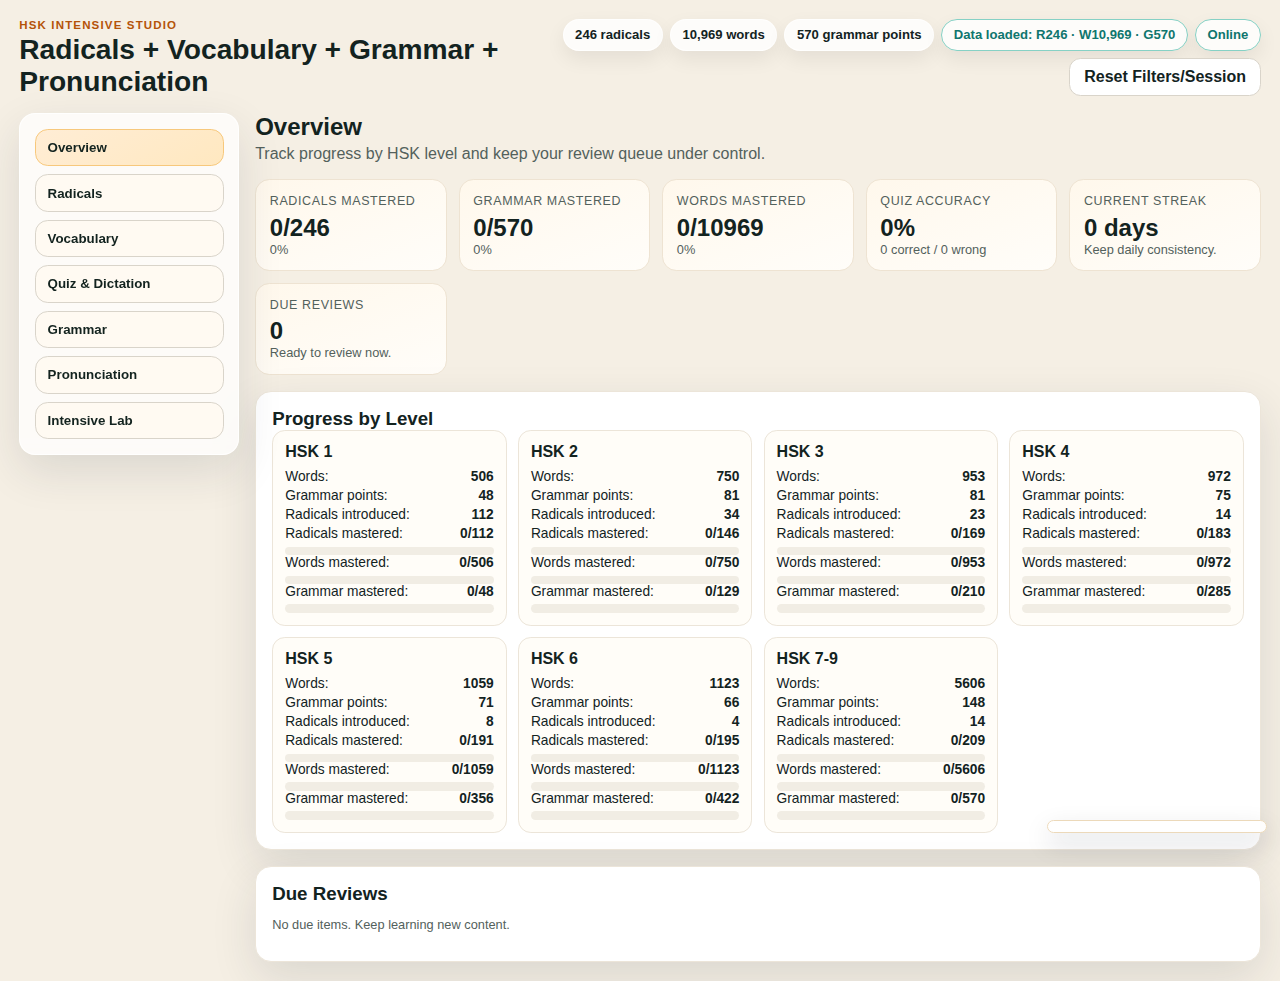
<file: index.html>
<!doctype html>
<html lang="vi">
  <head>
    <meta charset="UTF-8" />
    <meta name="viewport" content="width=device-width, initial-scale=1.0" />
    <meta name="theme-color" content="#d97706" />
    <meta name="mobile-web-app-capable" content="yes" />
    <meta name="apple-mobile-web-app-capable" content="yes" />
    <meta name="apple-mobile-web-app-status-bar-style" content="default" />
    <meta name="apple-mobile-web-app-title" content="HSK Studio" />
    <title>HSK Intensive Studio</title>
    <link rel="manifest" href="./manifest.webmanifest" />
    <link rel="apple-touch-icon" href="./assets/icons/apple-touch-icon.png" />
    <link rel="icon" type="image/png" sizes="32x32" href="./assets/icons/favicon-32.png" />
    <link rel="icon" type="image/png" sizes="16x16" href="./assets/icons/favicon-16.png" />
    <link rel="preconnect" href="https://fonts.googleapis.com" />
    <link rel="preconnect" href="https://fonts.gstatic.com" crossorigin />
    <link
      href="https://fonts.googleapis.com/css2?family=Be+Vietnam+Pro:wght@400;500;600;700;800&family=Noto+Serif+SC:wght@400;600;700&display=swap"
      rel="stylesheet"
    />
    <link rel="stylesheet" href="./assets/styles.css" />
  </head>
  <body>
    <div class="bg-glow bg-glow-a"></div>
    <div class="bg-glow bg-glow-b"></div>

    <header class="topbar">
      <div>
        <p class="eyebrow">HSK Intensive Studio</p>
        <h1>Radicals + Vocabulary + Grammar + Pronunciation</h1>
      </div>
      <div class="pill-group">
        <span class="pill" id="pill-radical-count">246 radicals</span>
        <span class="pill" id="pill-word-count">10,969 words</span>
        <span class="pill" id="pill-grammar-count">570 grammar points</span>
        <span class="pill" id="pill-data-status">Data: loading...</span>
        <span class="pill" id="pill-network-status">Online</span>
        <button class="btn btn-secondary" id="reset-session-btn">Reset Filters/Session</button>
        <button class="btn btn-secondary hidden" id="install-app-btn">Install App</button>
      </div>
    </header>

    <main class="layout">
      <nav class="nav-panel" id="main-nav">
        <button class="nav-btn active" data-tab="dashboard">Overview</button>
        <button class="nav-btn" data-tab="radicals">Radicals</button>
        <button class="nav-btn" data-tab="vocab">Vocabulary</button>
        <button class="nav-btn" data-tab="quiz">Quiz & Dictation</button>
        <button class="nav-btn" data-tab="grammar">Grammar</button>
        <button class="nav-btn" data-tab="pronunciation">Pronunciation</button>
        <button class="nav-btn" data-tab="intensive">Intensive Lab</button>
      </nav>

      <section class="content-panel">
        <section class="tab active" id="tab-dashboard">
          <div class="section-head">
            <h2>Overview</h2>
            <p>Track progress by HSK level and keep your review queue under control.</p>
          </div>
          <div class="stat-grid" id="dashboard-stats"></div>
          <div class="panel">
            <h3>Progress by Level</h3>
            <div id="level-progress-grid" class="level-grid"></div>
          </div>
          <div class="panel">
            <h3>Due Reviews</h3>
            <div id="due-list" class="due-list"></div>
          </div>
        </section>

        <section class="tab" id="tab-radicals">
          <div class="section-head">
            <h2>Radicals Explorer</h2>
            <p>Study all radicals, then filter by HSK level introduction or cumulative coverage.</p>
          </div>

          <div class="controls-grid">
            <label>
              Level
              <select id="radical-level-filter">
                <option value="all">All levels</option>
              </select>
            </label>
            <label>
              View mode
              <select id="radical-view-mode">
                <option value="introduced">Introduced at level</option>
                <option value="upto">Available up to level</option>
                <option value="all">All 246 radicals</option>
              </select>
            </label>
            <label>
              Search
              <input id="radical-search" type="search" placeholder="symbol / meaning / pinyin" />
            </label>
            <label class="checkbox-line">
              <input id="radical-only-due" type="checkbox" />
              Only due reviews
            </label>
          </div>

          <p class="result-info" id="radical-result-info"></p>
          <div id="radical-grid" class="radical-grid"></div>
        </section>

        <section class="tab" id="tab-quiz">
          <div class="section-head">
            <h2>Quiz & Dictation</h2>
            <p>Practice by radical or by HSK level, then feed results into spaced repetition.</p>
          </div>

          <div class="controls-grid">
            <label>
              Mode
              <select id="quiz-mode">
                <option value="radical-mc">Radical meaning (MCQ)</option>
                <option value="radical-dictation">Radical dictation</option>
                <option value="word-dictation">Word dictation by level</option>
              </select>
            </label>
            <label>
              Session mode
              <select id="quiz-session-mode">
                <option value="continue">Continue session</option>
                <option value="restart">Restart from beginning</option>
              </select>
            </label>
            <label>
              Level
              <select id="quiz-level">
                <option value="all">All levels</option>
              </select>
            </label>
            <label>
              Radical filter (for word dictation)
              <select id="quiz-radical-filter">
                <option value="all">All radicals</option>
              </select>
            </label>
          </div>
          <p class="result-info" id="quiz-mastery-overview">Mastered 0 · To learn 0 · Total 0</p>

          <div class="quiz-shell panel">
            <div class="quiz-topline">
              <h3>Practice Session</h3>
              <div class="quiz-head-stats">
                <p id="quiz-scoreline">Correct 0 | Wrong 0</p>
                <p id="quiz-queue-info" class="queue-badge">Queue: 0/0 remaining</p>
              </div>
            </div>

            <div class="action-row">
              <button id="quiz-start" class="btn">Start / Resume</button>
              <button id="quiz-mastered-toggle" class="btn btn-secondary">Open Mastered Dialog</button>
            </div>

            <article id="quiz-mastered-box" class="mastered-box hidden">
              <div class="quiz-topline">
                <h3>Mastered Box</h3>
                <button class="btn btn-secondary" id="quiz-mastered-refresh">Refresh</button>
              </div>
              <div class="controls-grid compact">
                <label>
                  Search mastered items
                  <input id="quiz-mastered-search" type="search" placeholder="symbol / pinyin / definition / word" />
                </label>
              </div>
              <p class="result-info" id="quiz-mastered-info">0 mastered items.</p>
              <div id="quiz-mastered-list" class="mastered-list"></div>
            </article>

            <div id="quiz-question-wrap" class="quiz-question-wrap hidden">
              <p id="quiz-question" class="quiz-question"></p>
              <div id="quiz-options" class="quiz-options"></div>

              <div id="quiz-input-wrap" class="quiz-input-wrap hidden">
                <input id="quiz-answer-input" type="text" placeholder="Type your answer in Hanzi" autocomplete="off" />
                <button id="quiz-submit" class="btn btn-secondary">Submit</button>
              </div>

              <p id="quiz-feedback" class="quiz-feedback"></p>
              <button id="quiz-next" class="btn btn-secondary hidden">Next</button>
            </div>
          </div>
        </section>

        <section class="tab" id="tab-vocab">
          <div class="section-head">
            <h2>Vocabulary by HSK Level</h2>
            <p>Learn and review HSK vocabulary by level, with pinyin, meaning, and radical links.</p>
          </div>

          <div class="controls-grid">
            <label>
              Level
              <select id="vocab-level-filter">
                <option value="all">All levels</option>
              </select>
            </label>
            <label>
              Filter mode
              <select id="vocab-level-mode">
                <option value="exact">Only this level</option>
                <option value="upto">Up to this level</option>
              </select>
            </label>
            <label>
              Radical filter
              <select id="vocab-radical-filter">
                <option value="all">All radicals</option>
              </select>
            </label>
            <label>
              Search
              <input id="vocab-search" type="search" placeholder="word / pinyin / meaning" />
            </label>
            <label class="checkbox-line">
              <input id="vocab-show-pinyin" type="checkbox" checked />
              Show pinyin
            </label>
            <label class="checkbox-line">
              <input id="vocab-only-unlearned" type="checkbox" />
              Only unlearned
            </label>
          </div>

          <p class="result-info" id="vocab-result-info"></p>
          <p class="result-info" id="vocab-mastery-overview">Mastered 0 · To learn 0 · Total 0</p>
          <div class="vocab-toolbar">
            <div class="toolbar-select">
              <select id="vocab-flash-mode">
                <option value="continue">Continue learning (hide mastered)</option>
                <option value="restart">Restart from beginning (show all)</option>
              </select>
            </div>
            <button class="btn" id="vocab-flash-start">Open Flashcards</button>
            <button class="btn btn-secondary" id="vocab-mastered-toggle">Open Mastered Dialog</button>
            <button class="btn btn-secondary" id="vocab-clear-col-filters">Clear column filters</button>
            <label class="checkbox-line vocab-audio-toggle">
              <input id="vocab-audio-auto" type="checkbox" checked />
              Auto speak flashcards
            </label>
          </div>

          <article id="vocab-mastered-box" class="mastered-box hidden">
            <div class="quiz-topline">
              <h3>Mastered Box</h3>
              <button class="btn btn-secondary" id="vocab-mastered-refresh">Refresh</button>
            </div>
            <div class="controls-grid compact">
              <label>
                Search mastered words
                <input id="vocab-mastered-search" type="search" placeholder="word / pinyin / meaning" />
              </label>
            </div>
            <p class="result-info" id="vocab-mastered-info">0 mastered words.</p>
            <div id="vocab-mastered-list" class="mastered-list"></div>
          </article>

          <div class="vocab-table-wrap">
            <table class="vocab-table">
              <thead>
                <tr>
                  <th>Word</th>
                  <th>Pinyin</th>
                  <th>Meaning</th>
                  <th>Level</th>
                  <th>Freq</th>
                  <th>Radicals</th>
                  <th>Mastered</th>
                </tr>
                <tr class="vocab-filter-row">
                  <th><input id="vocab-col-word" type="search" placeholder="Search word" /></th>
                  <th><input id="vocab-col-pinyin" type="search" placeholder="Search pinyin" /></th>
                  <th><input id="vocab-col-meaning" type="search" placeholder="Search meaning" /></th>
                  <th>
                    <select id="vocab-col-level">
                      <option value="all">All</option>
                    </select>
                  </th>
                  <th class="vocab-freq-range">
                    <input id="vocab-col-freq-min" type="number" min="1" placeholder="Min" />
                    <input id="vocab-col-freq-max" type="number" min="1" placeholder="Max" />
                  </th>
                  <th><input id="vocab-col-radical" type="search" placeholder="radical/id" /></th>
                  <th>
                    <select id="vocab-col-mastered">
                      <option value="all">All</option>
                      <option value="yes">Mastered</option>
                      <option value="no">Unlearned</option>
                    </select>
                  </th>
                </tr>
              </thead>
              <tbody id="vocab-list" class="vocab-list"></tbody>
            </table>
          </div>

          <div class="pager">
            <button class="btn btn-secondary" id="vocab-prev-page">Previous</button>
            <span id="vocab-page-info" class="muted">Page 1 / 1</span>
            <button class="btn btn-secondary" id="vocab-next-page">Next</button>
          </div>
        </section>

        <section class="tab" id="tab-grammar">
          <div class="section-head">
            <h2>Grammar by HSK Level</h2>
            <p>Use official HSK 3.0 grammar point lists and mark mastery as you progress.</p>
          </div>

          <div class="panel grammar-quiz-cta">
            <div class="quiz-topline">
              <h3>Grammar Quick Quiz</h3>
              <div class="quiz-inline-actions">
                <div class="session-mode-inline">
                  <span class="session-mode-label">Session mode</span>
                  <select id="grammar-quiz-mode">
                    <option value="continue">Continue session</option>
                    <option value="restart">Restart from beginning</option>
                  </select>
                </div>
                <button id="grammar-quiz-start" class="btn">Start / Resume</button>
                <button id="grammar-mastered-toggle" class="btn btn-secondary">Open Mastered Dialog</button>
              </div>
            </div>
            <p id="grammar-queue-info" class="queue-badge">Queue: 0/0 remaining</p>
            <p class="result-info" id="grammar-mastery-overview">Mastered 0 · To learn 0 · Total 0</p>
            <p class="muted">Mở quiz dạng modal để tập trung luyện nhanh theo level hiện tại.</p>
          </div>

          <article id="grammar-mastered-box" class="mastered-box hidden">
            <div class="quiz-topline">
              <h3>Mastered Box</h3>
              <button class="btn btn-secondary" id="grammar-mastered-refresh">Refresh</button>
            </div>
            <div class="controls-grid compact">
              <label>
                Search mastered grammar
                <input id="grammar-mastered-search" type="search" placeholder="code / title / category" />
              </label>
            </div>
            <p class="result-info" id="grammar-mastered-info">0 mastered grammar points.</p>
            <div id="grammar-mastered-list" class="mastered-list"></div>
          </article>

          <div class="controls-grid">
            <label>
              Level
              <select id="grammar-level-filter">
                <option value="all">All levels</option>
              </select>
            </label>
            <label>
              Filter mode
              <select id="grammar-level-mode">
                <option value="exact">Only this level</option>
                <option value="upto">Up to this level</option>
              </select>
            </label>
            <label>
              Search
              <input id="grammar-search" type="search" placeholder="code / title / category" />
            </label>
            <label class="checkbox-line">
              <input id="grammar-show-pinyin" type="checkbox" checked />
              Hiển thị pinyin
            </label>
            <label class="checkbox-line">
              <input id="grammar-only-unlearned" type="checkbox" />
              Only unlearned
            </label>
          </div>

          <p class="result-info" id="grammar-result-info"></p>
          <div id="grammar-list" class="grammar-list"></div>
        </section>

        <section class="tab" id="tab-pronunciation">
          <div class="section-head">
            <h2>Pronunciation Guide</h2>
            <p>Full initials, finals, tones, and articulation tips in both Vietnamese and English.</p>
          </div>

          <div class="controls-grid">
            <label>
              Section
              <select id="pron-section-filter">
                <option value="all">All sections</option>
                <option value="tones">Tones</option>
                <option value="initials">Initials</option>
                <option value="finals">Finals</option>
                <option value="pairs">Common confusion pairs</option>
              </select>
            </label>
            <label>
              Search
              <input id="pron-search" type="search" placeholder="sound / symbol / note" />
            </label>
          </div>

          <div class="pron-grid">
            <article class="panel pron-card" id="pron-tones-wrap">
              <h3>Tones (Thanh điệu)</h3>
              <div id="pron-tones-list" class="pron-list"></div>
            </article>

            <article class="panel pron-card" id="pron-initials-wrap">
              <h3>Initials (Thanh mẫu)</h3>
              <div id="pron-initials-list" class="pron-list"></div>
            </article>

            <article class="panel pron-card" id="pron-finals-wrap">
              <h3>Finals (Vận mẫu)</h3>
              <div id="pron-finals-list" class="pron-list"></div>
            </article>

            <article class="panel pron-card" id="pron-pairs-wrap">
              <h3>Common Confusion Pairs</h3>
              <div id="pron-pairs-list" class="pron-list"></div>
            </article>
          </div>
        </section>

        <section class="tab" id="tab-intensive">
          <div class="section-head">
            <h2>Intensive Lab</h2>
            <p>Daily targets, timer, mistake notebook, and progress backup.</p>
          </div>

          <div class="intensive-grid">
            <div class="panel">
              <h3>Daily Targets</h3>
              <div class="controls-grid compact">
                <label>
                  New radicals/day
                  <input id="target-radicals" type="number" min="1" max="50" />
                </label>
                <label>
                  Grammar points/day
                  <input id="target-grammar" type="number" min="1" max="50" />
                </label>
                <label>
                  New words/day
                  <input id="target-words" type="number" min="1" max="200" />
                </label>
                <label>
                  Dictation answers/day
                  <input id="target-dictation" type="number" min="1" max="200" />
                </label>
              </div>
              <button id="save-targets" class="btn">Save targets</button>

              <div class="target-progress" id="target-progress"></div>
            </div>

            <div class="panel">
              <h3>Focus Timer</h3>
              <p class="timer-display" id="timer-display">25:00</p>
              <div class="timer-actions">
                <button id="timer-start" class="btn">Start</button>
                <button id="timer-pause" class="btn btn-secondary">Pause</button>
                <button id="timer-reset" class="btn btn-secondary">Reset</button>
              </div>
            </div>

            <div class="panel">
              <h3>Mistake Notebook</h3>
              <div id="mistake-list" class="mistake-list"></div>
            </div>

            <div class="panel">
              <h3>Backup Progress</h3>
              <p class="muted">Export or import your local progress JSON.</p>
              <div class="timer-actions">
                <button id="export-progress" class="btn">Export</button>
                <label class="btn btn-secondary file-btn">
                  Import
                  <input id="import-progress" type="file" accept="application/json" />
                </label>
              </div>
            </div>
          </div>
        </section>
      </section>
    </main>

    <div id="vocab-flash-modal" class="flash-modal hidden" role="dialog" aria-modal="true" aria-labelledby="vocab-flash-title">
      <button class="flash-modal-backdrop" data-flash-close="1" aria-label="Close flashcard modal"></button>
      <article id="vocab-flash-panel" class="panel vocab-flash-panel flash-modal-card">
        <div class="quiz-topline">
          <h3 id="vocab-flash-title">Vocab Flashcards</h3>
          <div class="timer-actions">
            <button class="btn btn-secondary" id="vocab-flash-close">Close</button>
            <button class="btn btn-secondary" id="vocab-flash-shuffle">Shuffle</button>
          </div>
        </div>
        <p id="vocab-flash-meta" class="muted">Card 0 / 0</p>
        <button id="vocab-flash-card" class="flash-card" type="button">
          <span class="flash-card-inner">
            <span id="vocab-flash-front" class="flash-face flash-front"></span>
            <span id="vocab-flash-back" class="flash-face flash-back"></span>
          </span>
        </button>
        <div class="timer-actions">
          <button class="btn btn-secondary" id="vocab-flash-prev">Previous</button>
          <button class="btn" id="vocab-flash-flip">Flip</button>
          <button class="btn btn-secondary" id="vocab-flash-replay">Replay audio</button>
          <button class="btn btn-secondary" id="vocab-flash-next">Random Next</button>
          <button class="btn btn-secondary" id="vocab-flash-mastered">Mark mastered</button>
        </div>
      </article>
    </div>

    <div id="grammar-quiz-modal" class="flash-modal hidden" role="dialog" aria-modal="true" aria-labelledby="grammar-quiz-title">
      <button class="flash-modal-backdrop" data-grammar-close="1" aria-label="Close grammar quiz modal"></button>
      <article class="panel flash-modal-card grammar-quiz-modal-card">
        <div class="quiz-topline">
          <h3 id="grammar-quiz-title">Grammar Quick Quiz</h3>
          <button id="grammar-quiz-close" class="btn btn-secondary">Close</button>
        </div>
        <p id="grammar-quiz-queue-info" class="queue-badge">Queue: 0/0 remaining</p>
        <div id="grammar-quiz-wrap" class="hidden">
          <p id="grammar-quiz-question" class="quiz-question"></p>
          <div id="grammar-quiz-options" class="quiz-options"></div>
          <p id="grammar-quiz-feedback" class="quiz-feedback"></p>
          <button id="grammar-quiz-next" class="btn btn-secondary hidden">Next</button>
        </div>
      </article>
    </div>

    <div id="mastered-modal" class="flash-modal hidden" role="dialog" aria-modal="true" aria-labelledby="mastered-modal-title">
      <button class="flash-modal-backdrop" data-mastered-close="1" aria-label="Close mastered dialog"></button>
      <article class="panel flash-modal-card mastered-modal-card">
        <div class="quiz-topline">
          <h3 id="mastered-modal-title">Mastered Items</h3>
          <button id="mastered-modal-close" class="btn btn-secondary">Close</button>
        </div>
        <p id="mastered-modal-scope" class="muted">Scope</p>
        <div class="controls-grid compact mastered-modal-controls">
          <label>
            Search
            <input id="mastered-modal-search" type="search" placeholder="word / pinyin / meaning / code / radical" />
          </label>
          <label>
            Sort
            <select id="mastered-modal-sort">
              <option value="mastery-desc">Master mark (high to low)</option>
              <option value="time-desc">Mark time (newest first)</option>
              <option value="time-asc">Mark time (oldest first)</option>
            </select>
          </label>
          <label>
            Page size
            <select id="mastered-modal-page-size">
              <option value="20">20</option>
              <option value="30" selected>30</option>
              <option value="50">50</option>
            </select>
          </label>
        </div>
        <p id="mastered-modal-info" class="result-info">0 items.</p>
        <div id="mastered-modal-list" class="mastered-list mastered-modal-list"></div>
        <div class="pager mastered-modal-pager">
          <button class="btn btn-secondary" id="mastered-modal-prev">Previous</button>
          <span id="mastered-modal-page-info" class="muted">Page 1 / 1</span>
          <button class="btn btn-secondary" id="mastered-modal-next">Next</button>
        </div>
      </article>
    </div>

    <div class="update-banner hidden" id="update-banner">
      <span>Có phiên bản mới. Bấm cập nhật để tải bản mới nhất.</span>
      <button class="btn btn-secondary" id="update-reload-btn">Cập nhật</button>
    </div>

    <div id="toast" class="toast"></div>

    <div class="visitor-counter">
      <script type="text/javascript" id="clustrmaps" src="//clustrmaps.com/map_v2.js?d=7-Udvej828PGj6gVsaVm-bV7Pu4M0wfCk72xPaD7RNM&amp;cl=ffffff&amp;w=220"></script>
    </div>

    <script type="module" src="./assets/app.js"></script>
  </body>
</html>
</file>
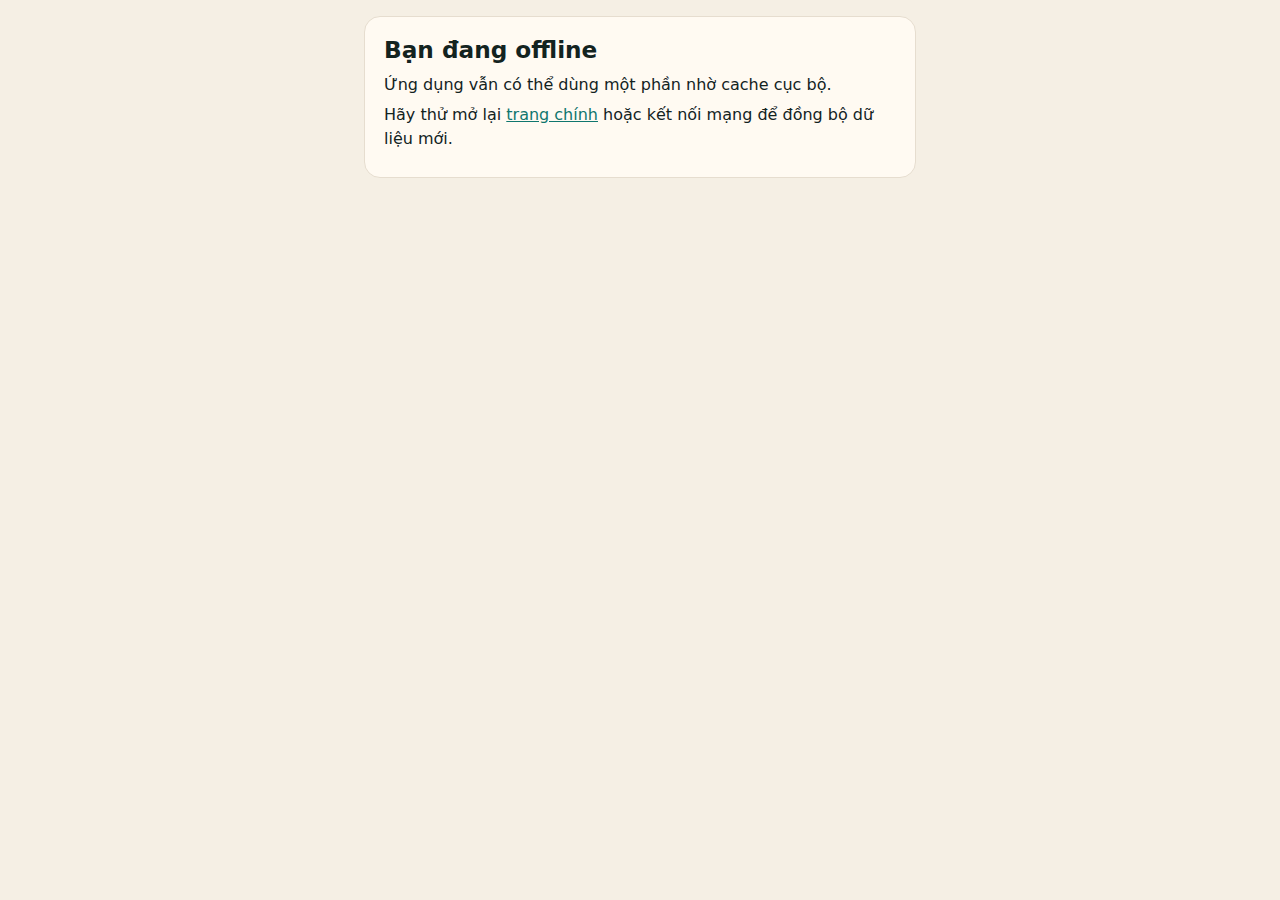
<file: offline.html>
<!doctype html>
<html lang="vi">
  <head>
    <meta charset="UTF-8" />
    <meta name="viewport" content="width=device-width, initial-scale=1.0" />
    <title>Offline - HSK Intensive Studio</title>
    <style>
      :root {
        --bg: #f5efe4;
        --ink: #13231f;
        --surface: #fffaf2;
        --line: #e6ddcf;
      }
      html,
      body {
        margin: 0;
        min-height: 100%;
        font-family: "Be Vietnam Pro", system-ui, -apple-system, sans-serif;
        background: var(--bg);
        color: var(--ink);
      }
      body {
        display: grid;
        place-items: center;
        padding: 1rem;
      }
      .card {
        max-width: 32rem;
        width: 100%;
        background: var(--surface);
        border: 1px solid var(--line);
        border-radius: 1rem;
        padding: 1.2rem;
      }
      h1 {
        margin: 0 0 0.6rem;
        font-size: 1.45rem;
      }
      p {
        margin: 0.4rem 0;
        line-height: 1.5;
      }
      a {
        color: #0f766e;
      }
    </style>
  </head>
  <body>
    <main class="card">
      <h1>Bạn đang offline</h1>
      <p>Ứng dụng vẫn có thể dùng một phần nhờ cache cục bộ.</p>
      <p>Hãy thử mở lại <a href="./index.html">trang chính</a> hoặc kết nối mạng để đồng bộ dữ liệu mới.</p>
    </main>
  </body>
</html>
</file>
<file: assets/styles.css>
:root {
  --bg: #f5efe4;
  --ink: #13231f;
  --muted: #53615c;
  --surface: #fffaf2;
  --surface-strong: #fff;
  --line: #d9d4ca;
  --accent: #d97706;
  --accent-strong: #b45309;
  --accent-alt: #0f766e;
  --ok: #166534;
  --warn: #b91c1c;
  --shadow: 0 16px 45px rgba(30, 41, 59, 0.12);
}

* {
  box-sizing: border-box;
}

html,
body {
  margin: 0;
  padding: 0;
  font-family: "Be Vietnam Pro", sans-serif;
  color: var(--ink);
  background: var(--bg);
  min-height: 100%;
}

body {
  position: relative;
  padding: 1.2rem;
  overflow-x: hidden;
}

body.flash-modal-open {
  overflow: hidden;
}

.bg-glow {
  position: fixed;
  width: 42rem;
  height: 42rem;
  border-radius: 50%;
  filter: blur(60px);
  z-index: -1;
  opacity: 0.45;
}

.bg-glow-a {
  top: -10rem;
  right: -8rem;
  background: radial-gradient(circle at 30% 30%, #ffc37d, #efb76c 55%, rgba(239, 183, 108, 0));
}

.bg-glow-b {
  bottom: -14rem;
  left: -11rem;
  background: radial-gradient(circle at 30% 30%, #86d1c5, #6ebcae 60%, rgba(110, 188, 174, 0));
}

.topbar {
  display: flex;
  align-items: flex-start;
  justify-content: space-between;
  gap: 1rem;
  margin-bottom: 1rem;
  animation: rise 360ms ease;
}

.eyebrow {
  margin: 0;
  color: var(--accent-strong);
  text-transform: uppercase;
  letter-spacing: 0.1em;
  font-weight: 700;
  font-size: 0.72rem;
}

h1 {
  margin: 0.2rem 0 0;
  font-size: clamp(1.4rem, 2.2vw, 2.4rem);
  line-height: 1.12;
}

h2,
h3,
h4 {
  margin: 0;
}

.pill-group {
  display: flex;
  flex-wrap: wrap;
  gap: 0.45rem;
  justify-content: flex-end;
  align-items: center;
}

.pill {
  background: rgba(255, 255, 255, 0.8);
  border: 1px solid rgba(255, 255, 255, 0.8);
  padding: 0.45rem 0.72rem;
  border-radius: 999px;
  font-size: 0.82rem;
  font-weight: 600;
  box-shadow: 0 8px 20px rgba(0, 0, 0, 0.07);
}

#pill-network-status.online {
  border-color: #86d1c5;
  color: #0f766e;
}

#pill-network-status.offline {
  border-color: #f0b6b6;
  color: #b91c1c;
}

#pill-data-status.ok {
  border-color: #86d1c5;
  color: #0f766e;
}

#pill-data-status.warn {
  border-color: #f0b6b6;
  color: #b91c1c;
}

.layout {
  display: grid;
  grid-template-columns: 220px 1fr;
  gap: 1rem;
}

.nav-panel {
  position: sticky;
  top: 0.9rem;
  height: fit-content;
  display: grid;
  gap: 0.5rem;
  padding: 0.9rem;
  border-radius: 1rem;
  background: rgba(255, 255, 255, 0.75);
  border: 1px solid rgba(255, 255, 255, 0.85);
  box-shadow: var(--shadow);
  backdrop-filter: blur(8px);
}

.nav-btn {
  border: 1px solid var(--line);
  background: var(--surface);
  color: var(--ink);
  border-radius: 0.8rem;
  padding: 0.64rem 0.75rem;
  font-weight: 600;
  text-align: left;
  cursor: pointer;
  transition: 180ms ease;
}

.nav-btn:hover {
  transform: translateY(-1px);
  border-color: var(--accent);
}

.nav-btn.active {
  background: linear-gradient(150deg, #ffedd5, #ffe8c0);
  border-color: #f7c87c;
}

.content-panel {
  min-width: 0;
}

.tab {
  display: none;
  animation: fadein 240ms ease;
}

.tab.active {
  display: grid;
  gap: 1rem;
}

.section-head {
  display: grid;
  gap: 0.25rem;
}

.section-head p {
  margin: 0;
  color: var(--muted);
}

.panel {
  background: var(--surface-strong);
  border: 1px solid #ece5d9;
  border-radius: 1rem;
  padding: 1rem;
  box-shadow: var(--shadow);
}

.stat-grid {
  display: grid;
  grid-template-columns: repeat(auto-fit, minmax(180px, 1fr));
  gap: 0.75rem;
}

.stat-card {
  background: linear-gradient(160deg, #fff8ec, #fffdf9);
  border: 1px solid #eee3d2;
  border-radius: 0.9rem;
  padding: 0.85rem;
}

.stat-card .label {
  font-size: 0.78rem;
  color: var(--muted);
  margin-bottom: 0.35rem;
  text-transform: uppercase;
  letter-spacing: 0.05em;
}

.stat-card .value {
  font-size: 1.5rem;
  font-weight: 800;
}

.level-grid {
  display: grid;
  grid-template-columns: repeat(auto-fit, minmax(210px, 1fr));
  gap: 0.7rem;
}

.level-card {
  border: 1px solid #ece5d9;
  border-radius: 0.8rem;
  padding: 0.75rem;
  background: #fffdf8;
}

.level-card h4 {
  margin: 0 0 0.5rem;
}

.small-row {
  display: flex;
  justify-content: space-between;
  gap: 0.6rem;
  margin-bottom: 0.25rem;
  font-size: 0.86rem;
}

.progress-bar {
  width: 100%;
  height: 0.52rem;
  border-radius: 999px;
  background: #f1ede4;
  overflow: hidden;
  margin-top: 0.35rem;
}

.progress-fill {
  height: 100%;
  background: linear-gradient(90deg, var(--accent-alt), #22a193);
}

.controls-grid {
  display: grid;
  grid-template-columns: repeat(auto-fit, minmax(180px, 1fr));
  gap: 0.65rem;
}

.controls-grid.compact {
  grid-template-columns: repeat(auto-fit, minmax(140px, 1fr));
}

label {
  display: grid;
  gap: 0.34rem;
  font-size: 0.84rem;
  color: var(--muted);
}

select,
input[type="search"],
input[type="text"],
input[type="number"] {
  font: inherit;
  color: var(--ink);
  border: 1px solid var(--line);
  background: #fff;
  border-radius: 0.68rem;
  padding: 0.56rem 0.62rem;
}

.checkbox-line {
  align-self: end;
  grid-auto-flow: column;
  justify-content: start;
  align-items: center;
  gap: 0.45rem;
  font-size: 0.86rem;
}

.result-info {
  margin: 0;
  color: var(--muted);
  font-size: 0.86rem;
}

.radical-grid {
  display: grid;
  grid-template-columns: repeat(auto-fill, minmax(220px, 1fr));
  gap: 0.7rem;
}

.radical-card {
  border: 1px solid #ece5d9;
  border-radius: 0.9rem;
  padding: 0.75rem;
  background: #fffcf7;
  display: grid;
  gap: 0.4rem;
}

.radical-head {
  display: flex;
  justify-content: space-between;
  align-items: baseline;
  gap: 0.6rem;
}

.radical-symbol {
  font-family: "Noto Serif SC", serif;
  font-size: 1.8rem;
  line-height: 1;
}

.radical-title {
  font-family: "Noto Serif SC", serif;
  font-size: 1.2rem;
}

.radical-meta,
.muted {
  font-size: 0.8rem;
  color: var(--muted);
}

.examples {
  margin: 0;
  padding-left: 1rem;
  display: grid;
  gap: 0.22rem;
  font-size: 0.84rem;
}

.examples li {
  font-family: "Noto Serif SC", serif;
}

.card-actions {
  display: flex;
  flex-wrap: wrap;
  gap: 0.4rem;
}

.btn {
  border: 1px solid transparent;
  border-radius: 0.72rem;
  padding: 0.58rem 0.86rem;
  font: inherit;
  font-weight: 700;
  cursor: pointer;
  background: linear-gradient(140deg, var(--accent), #f59e0b);
  color: #fff;
  transition: 180ms ease;
}

.btn:hover {
  transform: translateY(-1px);
}

.btn:disabled {
  opacity: 0.5;
  cursor: not-allowed;
  transform: none;
}

.btn-secondary {
  background: #fff;
  color: var(--ink);
  border-color: var(--line);
}

.btn-small {
  padding: 0.38rem 0.62rem;
  font-size: 0.78rem;
}

#install-app-btn {
  min-height: 2rem;
  padding-top: 0.45rem;
  padding-bottom: 0.45rem;
}

.quiz-shell {
  display: grid;
  gap: 0.7rem;
}

.action-row {
  display: flex;
  flex-wrap: wrap;
  gap: 0.55rem;
  align-items: center;
}

.quiz-topline {
  display: flex;
  justify-content: space-between;
  align-items: center;
  gap: 0.6rem;
}

.quiz-head-stats {
  display: grid;
  justify-items: end;
  gap: 0.25rem;
}

.quiz-head-stats p {
  margin: 0;
}

.quiz-inline-actions {
  display: flex;
  align-items: center;
  gap: 0.5rem;
  flex-wrap: wrap;
  justify-content: flex-end;
}

.session-mode-inline {
  display: flex;
  align-items: center;
  gap: 0.45rem;
  margin: 0;
  min-width: 300px;
  color: var(--muted);
  font-size: 0.84rem;
}

.session-mode-label {
  white-space: nowrap;
  font-weight: 600;
}

.session-mode-inline select {
  min-width: 220px;
  min-height: 2.22rem;
}

.queue-badge {
  margin: 0;
  width: fit-content;
  padding: 0.3rem 0.58rem;
  border-radius: 999px;
  border: 1px solid #f1dcb6;
  background: #fff8eb;
  color: #8a5a12;
  font-size: 0.8rem;
  font-weight: 700;
}

.quiz-question-wrap {
  display: grid;
  gap: 0.65rem;
}

.quiz-question {
  margin: 0;
  font-size: 1rem;
  line-height: 1.5;
}

.quiz-options {
  display: grid;
  gap: 0.45rem;
}

.quiz-options button {
  text-align: left;
}

.quiz-input-wrap {
  display: flex;
  gap: 0.5rem;
}

.quiz-input-wrap input {
  min-width: 0;
  flex: 1;
  font-size: 1rem;
  font-family: "Noto Serif SC", serif;
}

.quiz-feedback {
  margin: 0;
  font-size: 0.88rem;
  font-weight: 600;
  border-radius: 0.68rem;
  border: 1px solid transparent;
  padding: 0.5rem 0.65rem;
  background: #fff;
  width: fit-content;
  max-width: 100%;
}

.feedback-ok {
  color: #14532d;
  border-color: #86efac;
  background: #ecfdf3;
}

.feedback-warn {
  color: #991b1b;
  border-color: #fecaca;
  background: #fef2f2;
}

.quiz-feedback:empty {
  display: none;
}

.quiz-options button.answer-correct,
.quiz-options button.answer-correct:disabled {
  background: #dcfce7;
  border-color: #86efac;
  color: #14532d;
  opacity: 1;
}

.quiz-options button.answer-wrong,
.quiz-options button.answer-wrong:disabled {
  background: #fee2e2;
  border-color: #fecaca;
  color: #991b1b;
  opacity: 1;
}

.grammar-list {
  display: grid;
  gap: 0.7rem;
}

.grammar-quiz-cta {
  border-color: #f0dcbf;
  background:
    radial-gradient(circle at 86% 12%, rgba(255, 209, 140, 0.38), rgba(255, 209, 140, 0)),
    linear-gradient(150deg, #fffaf2, #fff4e3);
}

.grammar-quiz-cta .quiz-topline h3 {
  color: var(--accent-strong);
}

.grammar-card {
  border: 1px solid #ece5d9;
  border-radius: 0.88rem;
  padding: 0.75rem;
  background: #fffdf8;
  display: grid;
  gap: 0.4rem;
}

.grammar-head {
  display: flex;
  justify-content: space-between;
  gap: 0.5rem;
  align-items: flex-start;
}

.grammar-title {
  font-family: "Noto Serif SC", serif;
  font-size: 1rem;
}

.pinyin-line {
  margin-top: 0.15rem;
  color: var(--accent-alt);
  font-size: 0.84rem;
}

.grammar-code {
  color: var(--accent-strong);
  font-size: 0.84rem;
  font-weight: 700;
}

.grammar-examples {
  margin: 0;
  padding-left: 1rem;
  font-family: "Noto Serif SC", serif;
  font-size: 0.92rem;
  display: grid;
  gap: 0.2rem;
}

.grammar-examples .example-pinyin {
  margin-top: 0.06rem;
  color: var(--accent-alt);
  font-size: 0.82rem;
  font-family: "Be Vietnam Pro", sans-serif;
}

.vocab-toolbar {
  display: flex;
  flex-wrap: wrap;
  gap: 0.55rem;
  align-items: center;
}

.toolbar-select {
  display: flex;
  align-items: center;
  min-width: 250px;
}

.toolbar-select select {
  width: 100%;
  min-height: 2.22rem;
}

.vocab-audio-toggle {
  border: 1px solid #ebdfcc;
  border-radius: 0.7rem;
  padding: 0.44rem 0.6rem;
  background: #fff;
  align-self: center;
}

.vocab-table-wrap {
  border: 1px solid #ece5d9;
  border-radius: 0.88rem;
  background: #fffdf8;
  overflow: auto;
}

.vocab-table {
  width: 100%;
  border-collapse: collapse;
  min-width: 980px;
}

.vocab-table th,
.vocab-table td {
  border-bottom: 1px solid #efe7db;
  padding: 0.58rem 0.62rem;
  text-align: left;
  vertical-align: top;
  font-size: 0.86rem;
}

.vocab-table thead th {
  font-size: 0.78rem;
  text-transform: uppercase;
  letter-spacing: 0.04em;
  color: var(--muted);
  background: #fff6eb;
  position: sticky;
  top: 0;
  z-index: 1;
}

.vocab-filter-row th {
  text-transform: none;
  letter-spacing: 0;
  background: #fffaf2;
  top: 2.1rem;
  z-index: 1;
}

.vocab-filter-row input,
.vocab-filter-row select {
  width: 100%;
  min-height: 2rem;
  font-size: 0.8rem;
}

.vocab-freq-range {
  display: grid;
  grid-template-columns: 1fr 1fr;
  gap: 0.3rem;
}

.vocab-list tr:last-child td {
  border-bottom: 0;
}

.vocab-cell-word {
  font-family: "Noto Serif SC", serif;
  font-size: 1.12rem;
  line-height: 1.1;
}

.vocab-word-line {
  display: flex;
  align-items: center;
  justify-content: space-between;
  gap: 0.5rem;
}

.vocab-audio-btn {
  padding: 0.28rem 0.56rem;
  font-size: 0.72rem;
  white-space: nowrap;
}

.mastered-box {
  margin-top: 0.35rem;
  border: 1px solid #e6dcc8;
  border-radius: 0.92rem;
  padding: 0.8rem;
  border-color: #e6dcc8;
  background: linear-gradient(160deg, #fffefb, #fff8ee);
}

.mastered-list {
  display: grid;
  gap: 0.5rem;
  max-height: 320px;
  overflow: auto;
}

.mastered-item {
  border: 1px solid #efe4d2;
  border-radius: 0.72rem;
  padding: 0.58rem;
  background: #fff;
  display: flex;
  justify-content: space-between;
  gap: 0.7rem;
  align-items: flex-start;
}

.mastered-word {
  font-family: "Noto Serif SC", serif;
  font-size: 1.08rem;
  line-height: 1.1;
}

.mastered-actions {
  display: flex;
  gap: 0.38rem;
  flex-wrap: wrap;
}

.vocab-cell-pinyin {
  color: var(--accent-alt);
}

.vocab-cell-radicals {
  font-family: "Noto Serif SC", serif;
  color: var(--accent-alt);
}

.vocab-cell-mastered .checkbox-line {
  align-self: auto;
}

.flash-modal {
  position: fixed;
  inset: 0;
  z-index: 22;
  display: grid;
  place-items: center;
  padding: 1rem;
}

.flash-modal-backdrop {
  position: absolute;
  inset: 0;
  border: 0;
  background:
    radial-gradient(circle at 16% 15%, rgba(245, 158, 11, 0.28), rgba(245, 158, 11, 0)),
    radial-gradient(circle at 84% 82%, rgba(15, 118, 110, 0.24), rgba(15, 118, 110, 0)),
    rgba(17, 24, 39, 0.5);
  backdrop-filter: blur(6px);
  cursor: pointer;
}

.flash-modal-card {
  position: relative;
  width: min(900px, 100%);
  max-height: calc(100dvh - 2rem);
  overflow: auto;
  border: 1px solid #f0d9b6;
  background:
    radial-gradient(circle at 88% 9%, rgba(255, 208, 130, 0.35), rgba(255, 208, 130, 0)),
    linear-gradient(140deg, #fffaf2, #fff5e7);
  box-shadow: 0 24px 64px rgba(15, 23, 42, 0.35);
  animation: rise 220ms ease;
}

.flash-modal-card::before {
  content: "";
  position: absolute;
  top: 0.7rem;
  right: 0.8rem;
  width: 0.58rem;
  height: 0.58rem;
  border-radius: 50%;
  background: #f59e0b;
  box-shadow: 0 0 0 0.38rem rgba(245, 158, 11, 0.22);
}

.grammar-quiz-modal-card {
  width: min(820px, 100%);
}

.grammar-quiz-modal-card #grammar-quiz-wrap {
  display: grid;
  gap: 0.7rem;
}

.mastered-modal-card {
  width: min(980px, 100%);
  display: grid;
  gap: 0.72rem;
  padding: 1rem;
}

.mastered-modal-controls {
  align-items: end;
}

.mastered-modal-list {
  max-height: min(58dvh, 560px);
}

.mastered-modal-pager {
  justify-content: space-between;
}

.mastered-item-meta {
  margin-top: 0.2rem;
  color: var(--muted);
  font-size: 0.8rem;
}

.vocab-flash-panel {
  display: grid;
  gap: 0.75rem;
  padding: 1rem;
}

.flash-card {
  border: 0;
  background: none;
  padding: 0;
  cursor: pointer;
  width: 100%;
  perspective: 1400px;
}

.flash-card-inner {
  position: relative;
  display: block;
  min-height: 320px;
  transition: transform 280ms ease;
  transform-style: preserve-3d;
}

.flash-card.is-flipped .flash-card-inner {
  transform: rotateY(180deg);
}

.flash-face {
  position: absolute;
  inset: 0;
  border: 1px solid #e8d3b3;
  border-radius: 1rem;
  background: linear-gradient(155deg, #fffbf5, #fff0d8);
  box-shadow: 0 16px 40px rgba(15, 23, 42, 0.15);
  backface-visibility: hidden;
  -webkit-backface-visibility: hidden;
  display: grid;
  place-items: center;
  text-align: center;
  padding: 1rem;
}

.flash-front {
  font-family: "Noto Serif SC", serif;
  font-size: clamp(2.3rem, 7.2vw, 3.4rem);
  letter-spacing: 0.02em;
  text-shadow: 0 1px 0 #fff;
}

.flash-back {
  transform: rotateY(180deg);
  font-size: 1rem;
  line-height: 1.6;
  text-align: left;
  place-items: start;
  align-content: center;
}

.flash-back .flash-back-word {
  font-family: "Noto Serif SC", serif;
  font-size: 1.7rem;
  margin-bottom: 0.4rem;
}

.pager {
  display: flex;
  align-items: center;
  justify-content: flex-end;
  gap: 0.6rem;
  flex-wrap: wrap;
}

.pron-grid {
  display: grid;
  grid-template-columns: repeat(auto-fit, minmax(300px, 1fr));
  gap: 0.75rem;
}

.pron-card {
  display: grid;
  gap: 0.65rem;
}

.pron-list {
  display: grid;
  gap: 0.45rem;
}

.pron-item {
  border: 1px solid #efe3d4;
  border-radius: 0.7rem;
  padding: 0.55rem 0.6rem;
  background: #fff;
}

.pron-title {
  font-family: "Noto Serif SC", serif;
  font-size: 0.98rem;
}

.pron-sub {
  margin-top: 0.1rem;
  color: var(--accent-alt);
  font-size: 0.82rem;
}

.intensive-grid {
  display: grid;
  grid-template-columns: repeat(auto-fit, minmax(260px, 1fr));
  gap: 0.8rem;
}

.target-progress {
  margin-top: 0.65rem;
  display: grid;
  gap: 0.4rem;
}

.target-line {
  display: grid;
  gap: 0.25rem;
}

.timer-display {
  margin: 0.25rem 0 0.75rem;
  font-size: 2.3rem;
  letter-spacing: 0.05em;
  font-weight: 800;
}

.timer-actions {
  display: flex;
  flex-wrap: wrap;
  gap: 0.45rem;
}

.mistake-list {
  max-height: 260px;
  overflow: auto;
  display: grid;
  gap: 0.42rem;
}

.mistake-item {
  border: 1px solid #f2ddd2;
  background: #fffaf7;
  border-radius: 0.65rem;
  padding: 0.55rem;
  font-size: 0.84rem;
}

.hidden {
  display: none !important;
}

.file-btn {
  position: relative;
  overflow: hidden;
}

.file-btn input {
  position: absolute;
  inset: 0;
  opacity: 0;
  cursor: pointer;
}

.due-list {
  display: grid;
  gap: 0.45rem;
  max-height: 250px;
  overflow: auto;
}

.due-item {
  border: 1px solid #ece5d9;
  border-radius: 0.64rem;
  padding: 0.5rem;
  background: #fff;
  display: flex;
  justify-content: space-between;
  gap: 0.5rem;
}

.toast {
  position: fixed;
  right: 1rem;
  bottom: 1rem;
  background: #111827;
  color: #fff;
  padding: 0.58rem 0.85rem;
  border-radius: 0.6rem;
  opacity: 0;
  transform: translateY(10px);
  pointer-events: none;
  transition: 220ms ease;
  z-index: 10;
  max-width: 80vw;
}

.toast.show {
  opacity: 0.96;
  transform: translateY(0);
}

.visitor-counter {
  position: fixed;
  right: 0.8rem;
  bottom: 4.2rem;
  z-index: 8;
  width: 220px;
  max-width: 220px;
  border: 1px solid #ecd9ba;
  border-radius: 0.7rem;
  background: rgba(255, 255, 255, 0.92);
  box-shadow: 0 10px 26px rgba(15, 23, 42, 0.15);
  padding: 0.35rem;
  overflow: hidden;
}

.visitor-counter iframe,
.visitor-counter img,
.visitor-counter canvas,
.visitor-counter div {
  max-width: 100% !important;
}

.visitor-counter iframe {
  width: 100% !important;
  display: block;
}

#clustrmaps-widget-v2 {
  width: 220px !important;
  max-width: 220px !important;
}

.update-banner {
  position: fixed;
  left: 1rem;
  right: 1rem;
  bottom: 1rem;
  z-index: 12;
  display: flex;
  flex-wrap: wrap;
  align-items: center;
  justify-content: space-between;
  gap: 0.55rem;
  background: rgba(17, 24, 39, 0.95);
  color: #fff;
  border-radius: 0.7rem;
  padding: 0.7rem 0.8rem;
  box-shadow: 0 12px 30px rgba(0, 0, 0, 0.24);
}

.update-banner span {
  font-size: 0.9rem;
}

@keyframes fadein {
  from {
    opacity: 0;
    transform: translateY(3px);
  }
  to {
    opacity: 1;
    transform: translateY(0);
  }
}

@keyframes rise {
  from {
    opacity: 0;
    transform: translateY(6px);
  }
  to {
    opacity: 1;
    transform: translateY(0);
  }
}

@media (max-width: 1080px) {
  .layout {
    grid-template-columns: 1fr;
  }

  .nav-panel {
    position: static;
    display: flex;
    overflow: auto;
    padding: 0.6rem;
  }

  .nav-btn {
    white-space: nowrap;
  }
}

@media (max-width: 720px) {
  body {
    padding: 0.8rem;
  }

  .topbar {
    flex-direction: column;
    align-items: stretch;
  }

  .pill-group {
    justify-content: flex-start;
  }

  .quiz-input-wrap {
    flex-direction: column;
  }

  .action-row {
    width: 100%;
  }

  .toolbar-select {
    min-width: 0;
    width: 100%;
  }

  .vocab-table {
    min-width: 760px;
  }

  .flash-card-inner {
    min-height: 260px;
  }

  .flash-modal {
    padding: 0.55rem;
  }

  .mastered-modal-card {
    padding: 0.75rem;
  }

  .mastered-item {
    flex-direction: column;
  }

  .session-mode-inline {
    min-width: 0;
    width: 100%;
  }

  .session-mode-inline select {
    min-width: 0;
    width: 100%;
  }

  .visitor-counter {
    position: static;
    margin-top: 0.8rem;
    max-width: 100%;
  }
}
</file>
